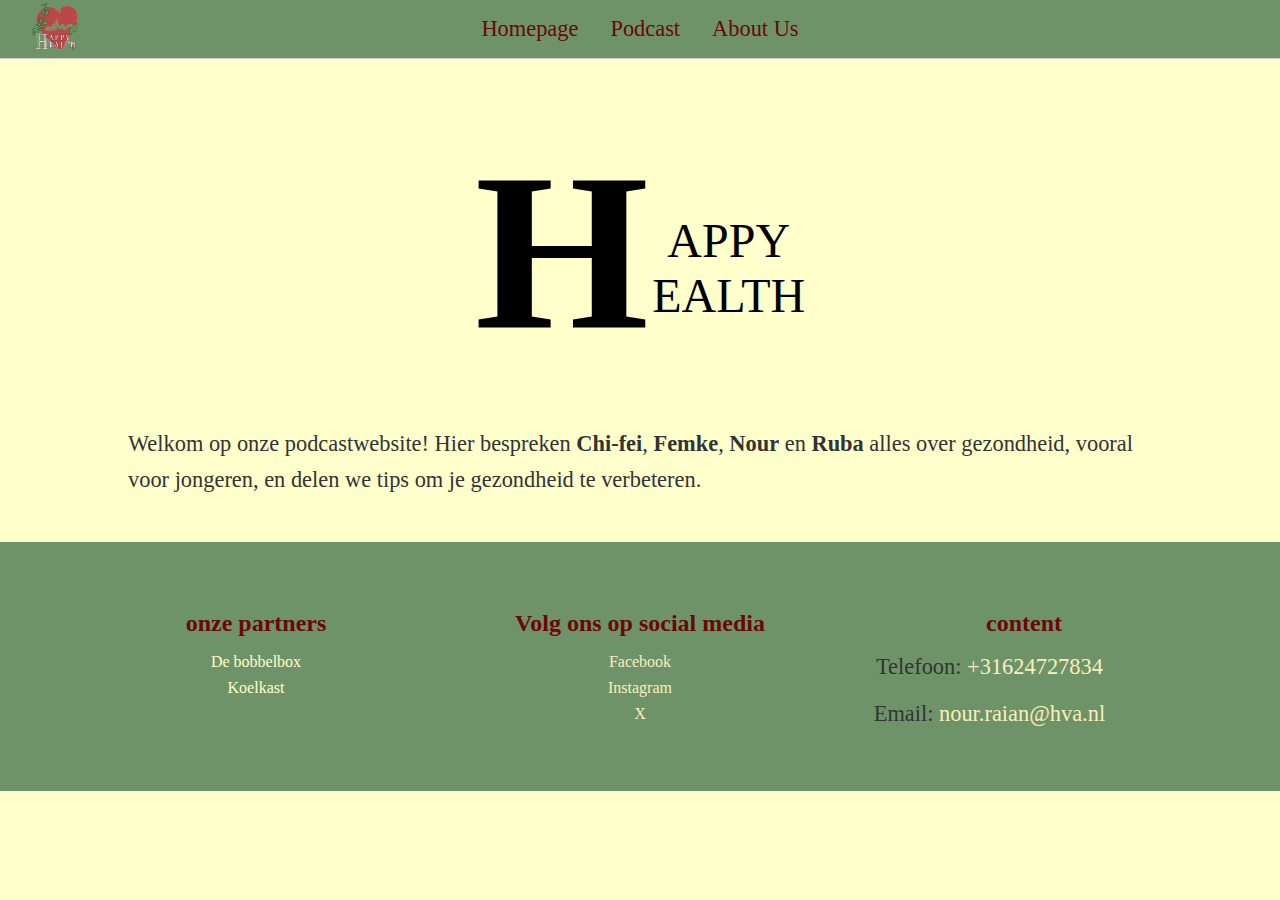
<file: index.html>
<!DOCTYPE html>
<html lang="en">
<head>
    <meta charset="UTF-8">
    <meta name="viewport" content="width=device-width, initial-scale=1.0">
    <title>HappyHealth</title>
    <link rel="stylesheet" href="style.css">
</head>
<body>

<header>
    <nav class="top-menu" aria-label="Hoofdnavigatie">
        <a href="index.html" class="logo">
            <img src="afbeeldingen/logo.png" alt="logo">
        </a>
        <ul>
            <li><a href="index.html">Homepage</a></li>
            <li><a href="podcast.html">Podcast</a></li>
            <li><a href="about.html">About Us</a></li>
        </ul>
    </nav>
</header>

<main>
    <section class="content-wrapper">
        <section class="happy-health">
            <h1 class="large-letter">H</h1>
            <section class="text-container">
                <h2 class="text">APPY</h2>
                <h2 class="text">EALTH</h2>
            </section>
        </section>
    </section>
        <p>
            Welkom op onze podcastwebsite! Hier bespreken <strong>Chi-fei</strong>, 
            <strong>Femke</strong>, <strong>Nour</strong> en <strong>Ruba</strong> alles over 
            gezondheid, vooral voor jongeren, en delen we tips om je gezondheid te verbeteren.
        </p>
    </section>
</main>

<footer>
    <section>
        <h2>onze partners</h2>
        <ul>
            <li>De bobbelbox</li>
            <li>Koelkast</li>
        </ul>
    </section>

    <section>
        <h2>Volg ons op social media</h2>
        <ul>
            <li><a href="https://www.facebook.com" target="_blank">Facebook</a></li>
            <li><a href="https://www.instagram.com" target="_blank">Instagram</a></li>
            <li><a href="https://www.x.com" target="_blank">X</a></li>
        </ul>
    </section>

    <section>
        <h2>content</h2>
        <p>Telefoon: <a href="telefoonnummer">+31624727834</a></p>
        <p>Email: <a href="mail">nour.raian@hva.nl</a></p>
    </section>
</footer>

</body>
</html>
</file>
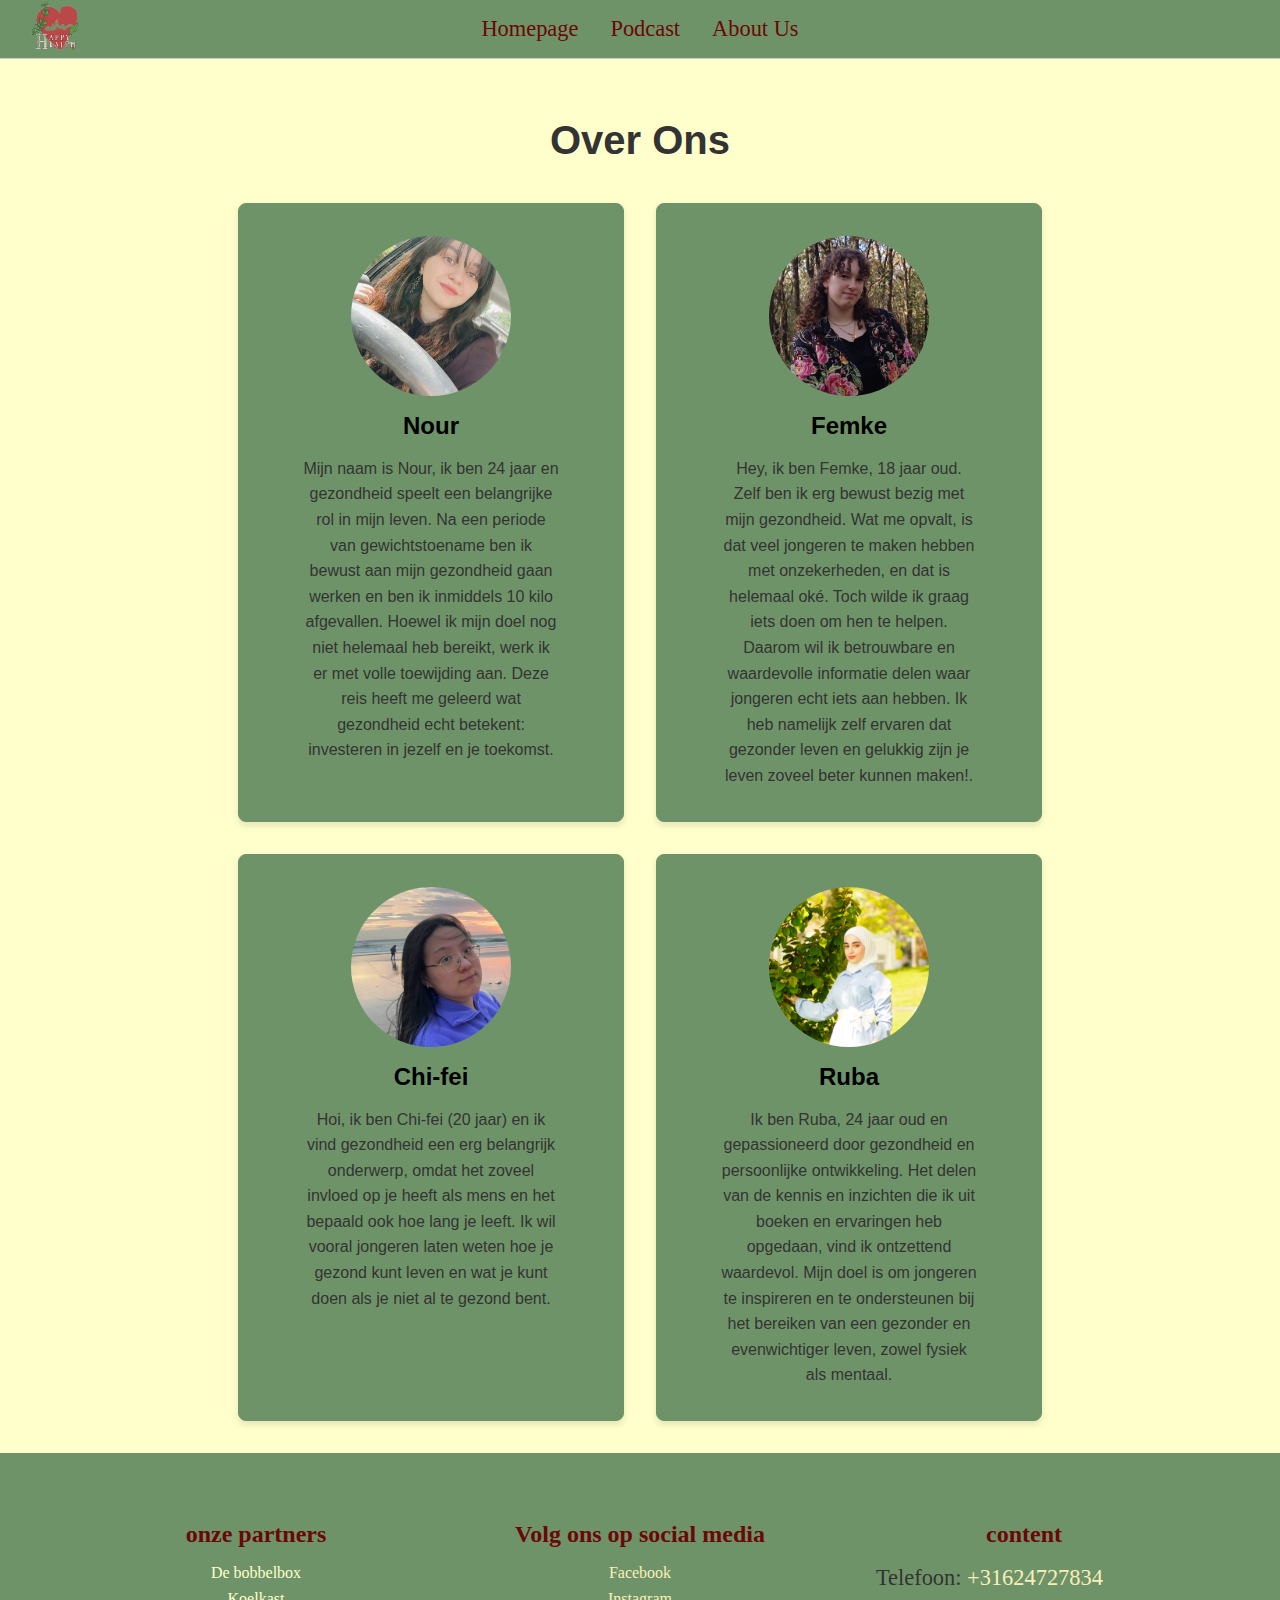
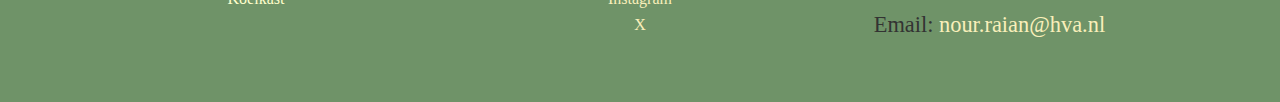
<file: about.html>
<!DOCTYPE html>
<html lang="en">
<head>
    <meta charset="UTF-8">
    <meta name="viewport" content="width=device-width, initial-scale=1.0">
    <title>About us</title>
    <link rel="stylesheet" href="style.css">
</head>
<body>

<header>
    <nav class="top-menu" aria-label="top-menu">
        <a href="index.html" class="logo">
            <img src="afbeeldingen/logo.png" alt="logo">
        </a>
        <ul>
            <li><a href="index.html">Homepage</a></li>
            <li><a href="podcast.html">Podcast</a></li>
            <li><a href="about.html">About Us</a></li>
        </ul>
    </nav>
</header>

<main id="aboutus">
    <h1>Over Ons</h1>
    <section>
        <article>
            <img src="afbeeldingen/nour.jpg" alt="Nour">
            <h2>Nour</h2>
            <p>
                Mijn naam is Nour, ik ben 24 jaar en gezondheid speelt een belangrijke rol in mijn leven.
                Na een periode van gewichtstoename ben ik bewust aan mijn gezondheid gaan werken en ben ik inmiddels 10 kilo afgevallen.
                Hoewel ik mijn doel nog niet helemaal heb bereikt, werk ik er met volle toewijding aan.
                Deze reis heeft me geleerd wat gezondheid echt betekent: investeren in jezelf en je toekomst.
            </p>
        </article>

        <article>
            <img src="afbeeldingen/fem.png" alt="Femke">
            <h2>Femke</h2>
            <p>
                Hey, ik ben Femke, 18 jaar oud. 
                Zelf ben ik erg bewust bezig met mijn gezondheid. 
                Wat me opvalt, is dat veel jongeren te maken hebben met onzekerheden, en dat is helemaal oké.
                Toch wilde ik graag iets doen om hen te helpen. 
                Daarom wil ik betrouwbare en waardevolle informatie delen waar jongeren echt iets aan hebben.
                Ik heb namelijk zelf ervaren dat gezonder leven en gelukkig zijn je leven zoveel beter kunnen maken!.
            </p>
        </article>

        <article>
            <img src="afbeeldingen/fei.png" alt="Chi-fei">
            <h2>Chi-fei</h2>
            <p>
                Hoi, ik ben Chi-fei (20 jaar) en ik vind gezondheid een erg belangrijk onderwerp,
                omdat het zoveel invloed op je heeft als mens en het bepaald ook hoe lang je leeft.
                Ik wil vooral jongeren laten weten hoe je gezond kunt leven en
                wat je kunt doen als je niet al te gezond bent. 
            </p>
        </article>

        <article>
            <img src="afbeeldingen/ru.png" alt="Ruba">
            <h2>Ruba</h2>
            <p>
                Ik ben Ruba, 24 jaar oud en gepassioneerd door gezondheid en persoonlijke ontwikkeling.
                Het delen van de kennis en inzichten die ik uit boeken en ervaringen heb opgedaan, 
                vind ik ontzettend waardevol. 
                Mijn doel is om jongeren te inspireren en te ondersteunen bij het bereiken van een gezonder en evenwichtiger leven, 
                zowel fysiek als mentaal. 
            </p>
        </article>
    </section>
</main>

<footer>
    <section>
        <h2>onze partners</h2>
        <ul>
            <li>De bobbelbox</li>
            <li>Koelkast</li>
        </ul>
    </section>

    <section>
        <h2>Volg ons op social media</h2>
        <ul>
            <li><a href="https://www.facebook.com" target="_blank">Facebook</a></li>
            <li><a href="https://www.instagram.com" target="_blank">Instagram</a></li>
            <li><a href="https://www.x.com" target="_blank">X</a></li>
        </ul>
    </section>

    <section>
        <h2>content</h2>
        <p>Telefoon: <a href="telefoonnummer">+31624727834</a></p>
        <p>Email: <a href="mail">nour.raian@hva.nl</a></p>
    </section>
</footer>

</body>
</html>
</file>
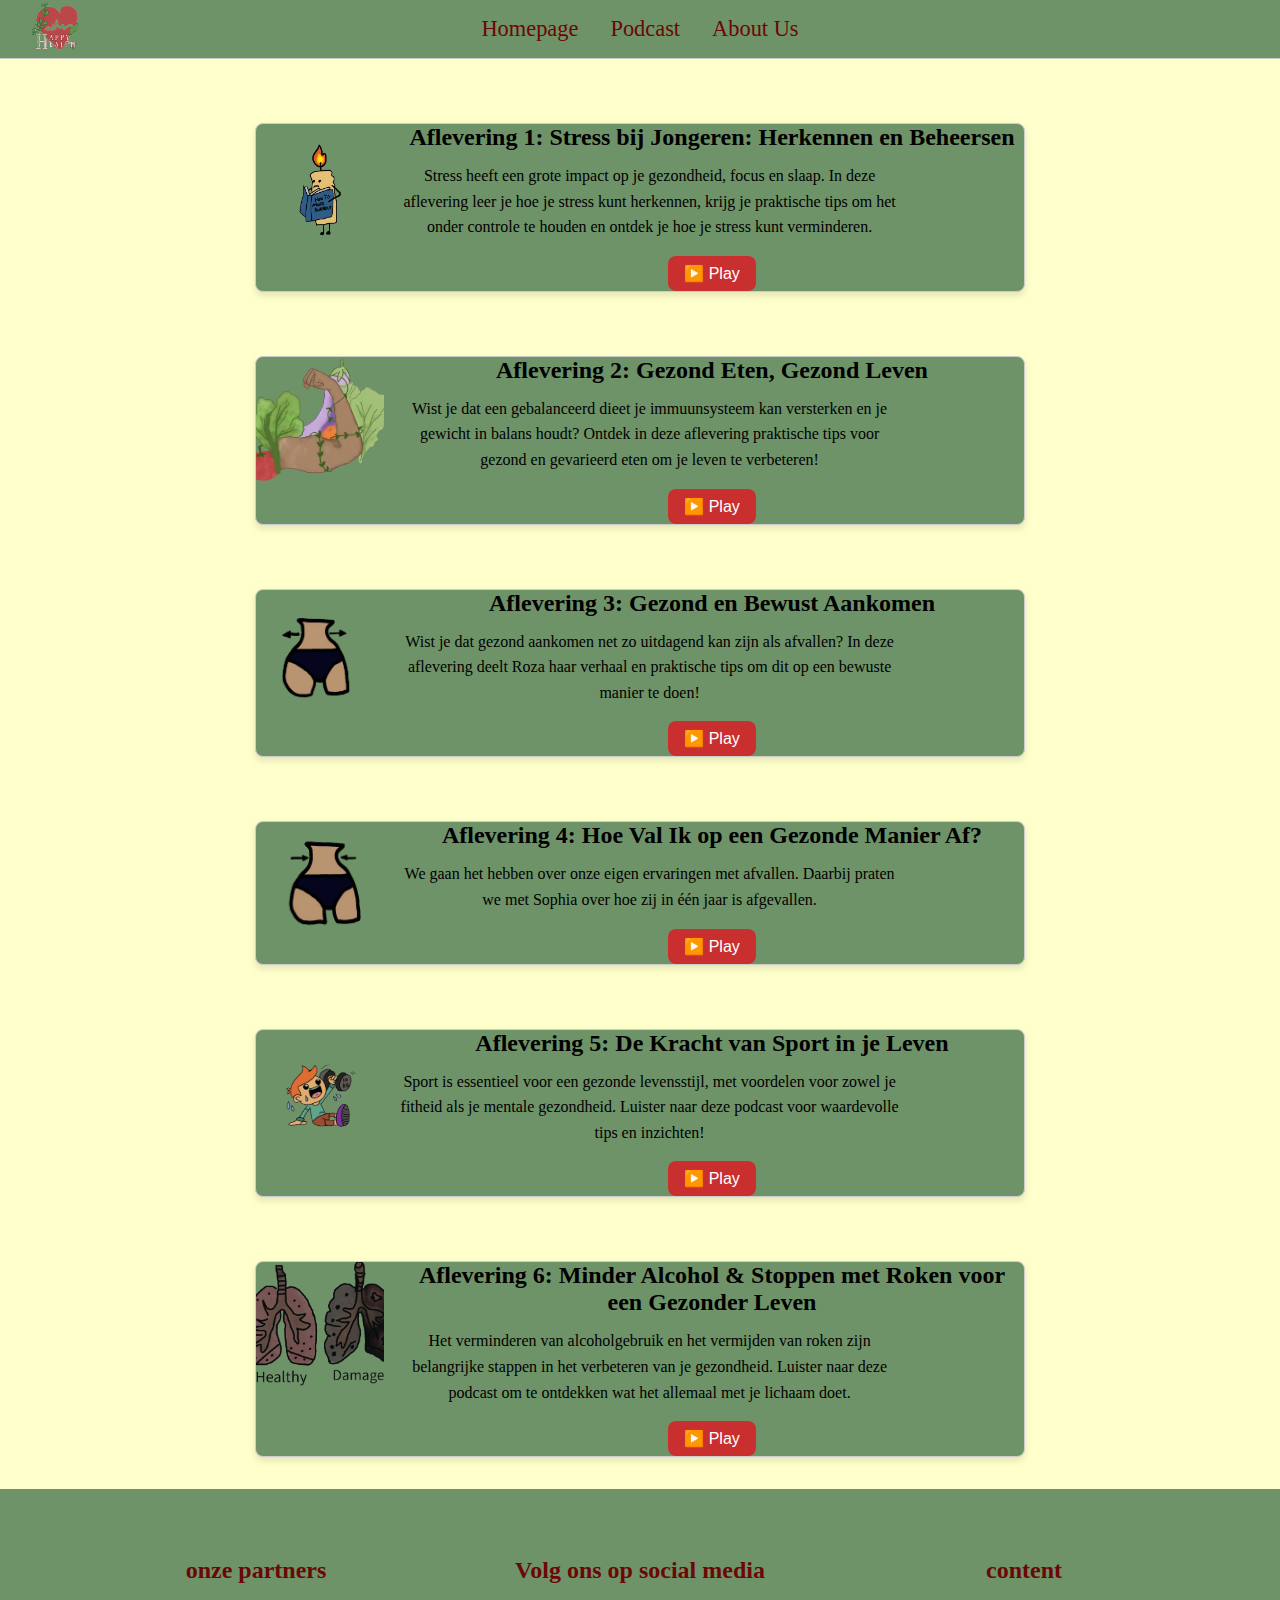
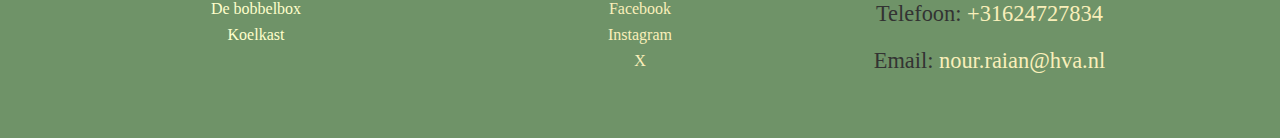
<file: podcast.html>
<!DOCTYPE html>
<html lang="en">
<head>
    <meta charset="UTF-8">
    <meta name="viewport" content="width=device-width, initial-scale=1.0">
    <title>podcast</title>
    <link rel="stylesheet" href="style.css">
</head>
<body>

<header>
    <nav class="top-menu" aria-label="Hoofdnavigatie">
        <a href="index.html" class="logo">
            <img src="afbeeldingen/logo.png" alt="logo">
        </a>
        <ul>
            <li><a href="index.html">Homepage</a></li>
            <li><a href="podcast.html">Podcast</a></li>
            <li><a href="about.html">About Us</a></li>
        </ul>
    </nav>
</header>

<main class="episodes-container"> <!--Afspeelknop toegevoegd met hulp van ChatGPT -->
    <section class="episode">
        <img src="afbeeldingen/burnout.png" alt="Episode 1">
        <article class="content">
            <h3>Aflevering 1: Stress bij Jongeren: Herkennen en Beheersen</h3>
            <p>
                Stress heeft een grote impact op je gezondheid, focus en slaap. In deze aflevering leer je hoe je stress kunt herkennen, krijg je praktische tips om het onder controle te houden en ontdek je hoe je stress kunt verminderen.
            </p>
            <button class="play-button">▶️ Play</button>
        </article>
    </section>

    <section class="episode">
        <img src="afbeeldingen/eten.png" alt="Episode 2">
        <article class="content">
            <h3>Aflevering 2: Gezond Eten, Gezond Leven</h3>
            <p>
                Wist je dat een gebalanceerd dieet je immuunsysteem kan versterken en je gewicht in balans houdt? Ontdek in deze aflevering praktische tips voor gezond en gevarieerd eten om je leven te verbeteren!
            </p>
            <button class="play-button">▶️ Play</button>
        </article>
    </section>

    <section class="episode">
        <img src="afbeeldingen/aankomen.png" alt="Episode 3">
        <article class="content">
            <h3>Aflevering 3: Gezond en Bewust Aankomen</h3>
            <p>
                Wist je dat gezond aankomen net zo uitdagend kan zijn als afvallen? In deze aflevering deelt Roza haar verhaal en praktische tips om dit op een bewuste manier te doen!
            </p>
            <button class="play-button">▶️ Play</button>
        </article>
    </section>

    <section class="episode">
        <img src="afbeeldingen/afvallen.png" alt="Episode 4">
        <article class="content">
            <h3>Aflevering 4: Hoe Val Ik op een Gezonde Manier Af?</h3>
            <p>
                We gaan het hebben over onze eigen ervaringen met afvallen. Daarbij praten we met Sophia over hoe zij in één jaar is afgevallen.
            </p>
            <button class="play-button">▶️ Play</button>
        </article>
    </section>

    <section class="episode">
        <img src="afbeeldingen/sport.png" alt="Episode 5">
        <article class="content">
            <h3>Aflevering 5: De Kracht van Sport in je Leven</h3>
            <p>
                Sport is essentieel voor een gezonde levensstijl, met voordelen voor zowel je fitheid als je mentale gezondheid. Luister naar deze podcast voor waardevolle tips en inzichten!
            </p>
            <button class="play-button">▶️ Play</button>
        </article>
    </section>

    <section class="episode">
        <img src="afbeeldingen/beschadigd.png" alt="Episode 6">
        <article class="content">
            <h3>Aflevering 6: Minder Alcohol & Stoppen met Roken voor een Gezonder Leven</h3>
            <p>
                Het verminderen van alcoholgebruik en het vermijden van roken zijn belangrijke stappen in het verbeteren van je gezondheid. Luister naar deze podcast om te ontdekken wat het allemaal met je lichaam doet.
            </p>
            <button class="play-button">▶️ Play</button>
        </article>
    </section>
</main>

<footer>
    <section>
        <h2>onze partners</h2>
        <ul>
            <li>De bobbelbox</li>
            <li>Koelkast</li>
        </ul>
    </section>

    <section>
        <h2>Volg ons op social media</h2>
        <ul>
            <li><a href="https://www.facebook.com" target="_blank">Facebook</a></li>
            <li><a href="https://www.instagram.com" target="_blank">Instagram</a></li>
            <li><a href="https://www.x.com" target="_blank">X</a></li>
        </ul>
    </section>

    <section>
        <h2>content</h2>
        <p>Telefoon: <a href="telefoonnummer">+31624727834</a></p>
        <p>Email: <a href="mail">nour.raian@hva.nl</a></p>
    </section>
</footer>

</body>
</html>
</file>
<file: style.css>
body {
    margin: 0;
    padding: 0;
    background-color: #ffffcc;
    font-family: 'Georgia', serif;
}

.top-menu {
    width: 100%;
    background-color: #6F9368;
    border-bottom: 0.1em solid #ccc;
    padding: 1em 0;
    display: flex;
    align-items: center;
    justify-content: center;
    position: relative;

}

.logo {
    position: absolute;
    left: 2vw;
}


.logo img {
    height: 4em;
    width: auto;
}

@keyframes heartbeat{
    0% {transform: scale(1);}
    25%{transform: scale(1.1);}
    50%{transform: scale(1);}
    75%{transform: scale(1.1);}
    100%{transform: scale(1);}
}


.logo img {
    height: 4em;
    width: auto;
    animation: heartbeat 1.5s infinite;
}

.top-menu ul {
    list-style: none;
    display: flex;
    gap: 2em;
    margin: 0;
    padding: 0;
}

.top-menu ul li a {
    text-decoration: none;
    color: #6b0707;
    font-size: 1.4em;
}


.top-menu ul li a:hover {
    color: #ffffff;
}

.content-wrapper {
    display: flex;
    justify-content: center;
    align-items: center;
    gap: 2em;            
}
/* Happy Health CSS van ChatGPT */
.happy-health {  
    display: flex;
    justify-content: center;
    align-items: center;
    gap: 0.2em;
    max-width: 45%;
} 

.large-letter {
    font-size: 14em;
    font-weight: bold;
    margin: 0;
}

.text {
    font-size: 3em;
    font-weight: normal;
    margin: 0;
    align-self: flex-start;
}

p {
    font-size: 1.4em;
    width: 80%;
    margin: 2em auto;
    line-height: 1.6;
    color: #333;
}

section {
    margin-top: 2em;
    text-align: center;
}

footer {
    display: flex;
    justify-content: space-around;
    align-items: flex-start;
    background-color: #6F9368;
    color: #ffffcc;
    padding: 2em 5vw;
    text-align: center;
    flex-wrap: wrap;
}

footer section {
    max-width: 30%;
    flex: 1;
    margin: 1em 0;
}

footer h2 {
    font-size: 1.5em;
    margin-bottom: 0.5em;
    color: #6b0707;
}

footer ul {
    list-style: none;
    padding: 0;
}

footer li, footer p {
    margin: 0.5em 0;
}

footer a {
    color: #F9EFBA;
    text-decoration: none;
    font-size: 1em;
}

footer a:hover {
    text-decoration: underline;
}



.episode-page {
    font-family: al, sans-serif;
    background-color: #f9f9f9;
    margin: 0;
    padding-top: 5em;
}

.episodes-container {
    display: flex;
    flex-direction: column;
    gap: 2em; 
    align-items: center;
    padding: 2em 5vw; 
}

.episode {
    display: flex;
    align-items: flex-start;
    background-color: #6F9368;
    gap: 1em;
    border: 0.1em solid #ccc;
    border-radius: 0.5em;
    box-shadow: 0 0.2em 0.4em rgba(0, 0, 0, 0.1);
    max-width: 60vw; 
}

.episode img {
    width: 8em;
    height: 8em;
    border-radius: 0.5em;
    gap:1em;
    object-fit: cover;
}

.content {
    flex: 1;
}

.content h3 {
    margin: 0 0 0.5em 0;
    font-size: 1.5em;
    color: #000;
}

.content p {
    margin: 0 0 1em 0;
    font-size: 1em;
    color: #000;
    line-height: 1.6;
}

.play-button {
    padding: 0.5em 1em;
    background-color: #ca2f2f;
    color: rgb(255, 255, 255);
    border: none;
    border-radius: 0.5em;
    cursor: pointer;
    font-size: 1em;
    display: inline-flex;
    align-items: center;
    gap: 0.5em;
}

.play-button:hover {
    background-color: #ac0000;
}

#aboutus {
    font-family: Arial, sans-serif;
    background-color: #ffffcc;
    padding: 2em 5vw;
    text-align: center;
}

#aboutus h1 {
    font-size: 2.5em;
    color: #333;
    margin-bottom: 1em;
}

#aboutus section {
    display: flex;
    flex-wrap: wrap;
    gap: 2em;
    justify-content: center;
}

#aboutus article {
    background-color: #6F9368;
    padding: 2em;
    border: 0.1em solid #6F9368;
    border-radius: 0.5em;
    box-shadow: 0 0.2em 0.4em rgba(0, 0, 0, 0.1);
    max-width: 20em;
    text-align: center;
    display: flex;
    flex-direction: column;
    align-items: center;
    gap: 1em;
}

#aboutus article img {
    width: 10em;
    height: 10em;
    border-radius: 50%;
    object-fit: cover;
}

#aboutus article h2 {
    font-size: 1.5em;
    margin: 0;
}

#aboutus article p {
    font-size: 1em;
    line-height: 1.6;
    color: #333;
    margin: 0;
}
</file>
